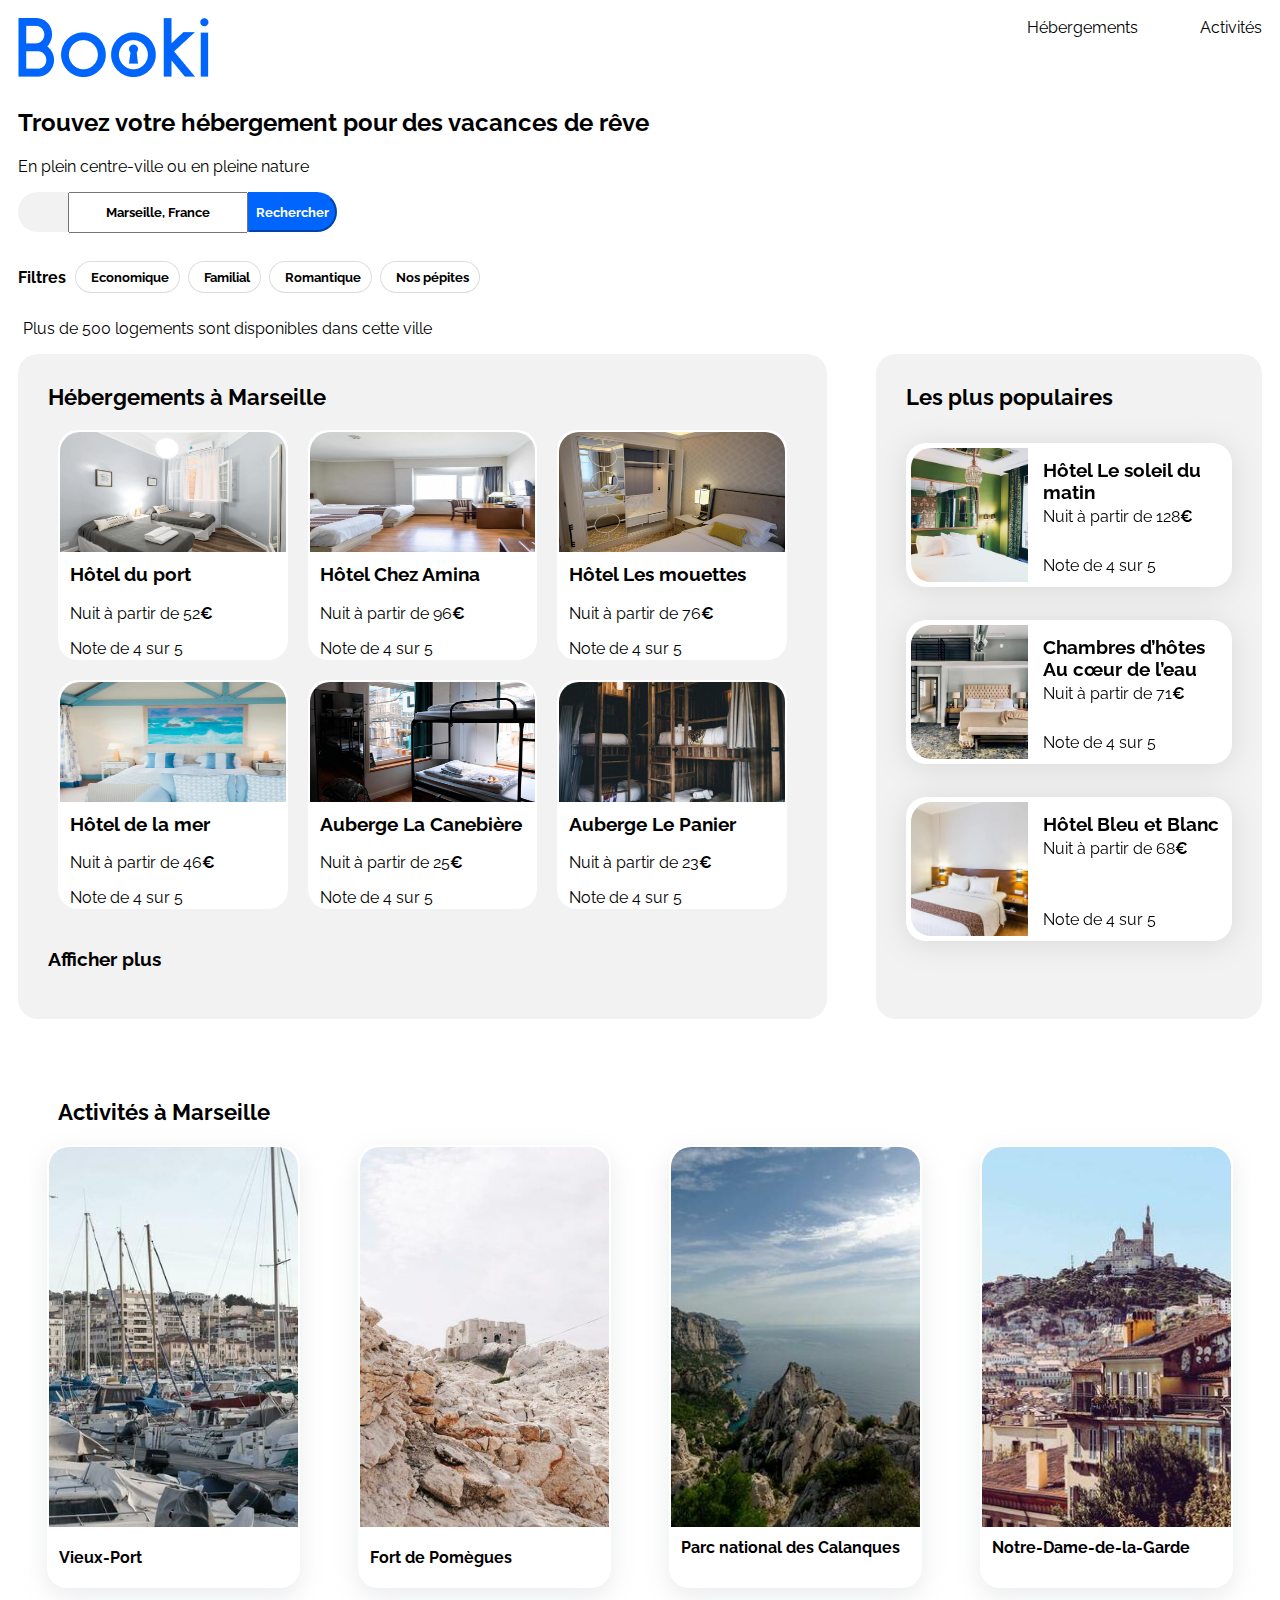
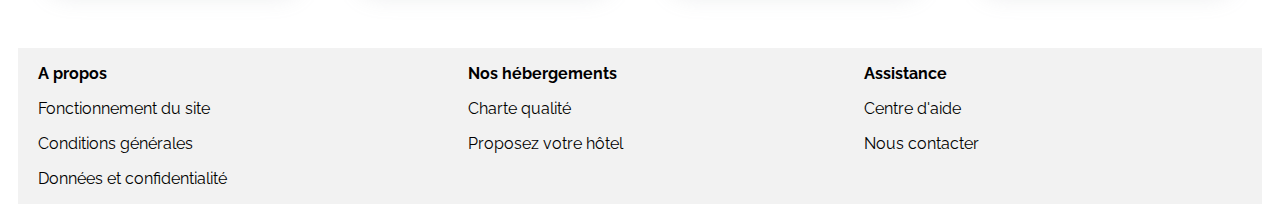
<file: index.html>
<!DOCTYPE html>
<html lang="fr">

<head>
    <meta charset="UTF-8">
    <meta name="viewport" content="width=device-width, initial-scale=1.0">
    <title>Booki</title>
    <link rel="preconnect" href="https://fonts.googleapis.com">
    <link rel="preconnect" href="https://fonts.gstatic.com" crossorigin>
    <link href="https://fonts.googleapis.com/css2?family=Raleway:wght@400;500;700&display=swap" rel="stylesheet">
    <link rel="stylesheet" href="https://cdnjs.cloudflare.com/ajax/libs/font-awesome/6.2.1/css/all.min.css"
        integrity="sha512-MV7K8+y+gLIBoVD59lQIYicR65iaqukzvf/nwasF0nqhPay5w/9lJmVM2hMDcnK1OnMGCdVK+iQrJ7lzPJQd1w=="
        crossorigin="anonymous" referrerpolicy="no-referrer" />
    <link rel="stylesheet" href="./css/style.css">
</head>

<body>
    <div class="main-container">
       
        <header>
            <div class="menu_header">
            <nav class="menu">
                <a href="#h"><div class="m">Hébergements</div></a>
                <a href="#a"><div class="m">Activités</div></a>
            </nav>
            </div>
        </header>



        <main>
            <section class="recherches">
                <div class="recherche_titre">
                    <h2>Trouvez votre hébergement pour des vacances de rêve</h2>
                    <p>En plein centre-ville ou en pleine nature</p>
                </div>
                <div>
                    <form class="formulaire">
                        <div class="icon_localisation"><i class="fa-solid fa-location-dot fa-location-dot-color"></i></div>
                        <div class="text_recherche"><input type="text" name="rechercher" id="rechercher" placeholder="Marseille, France"></div>
                        <div class="button_recherche"><button type="submit"><strong>Rechercher</strong></button></div>
                    </form>
                </div>


                <div class="filtres">
                    <div class="text_filtres"><p><strong>Filtres</strong></p></div>
                    <div class="economique"><button type="submit"><i class="fa-solid fa-money-bill-1-wave"></i><strong>Economique</strong></button></div>
                    <div class="familial"><button type="submit"><i class="fa-solid fa-people-group"></i><strong>Familial</strong></button></div>
                    <div class="romantique"><button type="submit"><i class="fa-solid fa-heart"></i><strong>Romantique</strong></button></div>
                    <div class="pepites"><button type="submit"><i class="fa-solid fa-fire"></i><strong>Nos pépites</strong></button></div>
                </div>


                <div class="infos">
                    <div class="info_circle"><i class="fa-solid fa-circle-info"></i></div>
                    <div class="info_text"><p>Plus de 500 logements sont disponibles dans cette ville<p></div>
                </div>

            </section>



            <section class="hebergements-and-populaires">
                <section class="hebergements">

                    <div class="hebergements_title">
                        <h2 class="section-title" id="h">Hébergements à Marseille</h2>
                    </div>

                    <div class="hebergements_cards">
                        
                        <article class="h_card">
                            <a href="#"><img src="./images/hebergements/fred-kleber.jpg" alt="Photographie de la chambre de l'hôtel du port"></a> 
                           <div class="card-content">
                                <div class="card-text">
                                    <h3 class="card-title"><a href="#">Hôtel du port</a></h3>
                                    <p class="card-subtitle"><a href="#">Nuit à partir de 52<span class="euro">€</span></a></p>
                                </div>
                                <div class="card-rating">
                                    <i class="fa-xs fa-solid fa-star" aria-hidden="true"></i>
                                    <i class="fa-xs fa-solid fa-star" aria-hidden="true"></i>
                                    <i class="fa-xs fa-solid fa-star" aria-hidden="true"></i>
                                    <i class="fa-xs fa-solid fa-star" aria-hidden="true"></i>
                                    <i class="fa-xs fa-solid fa-star neutralStar" aria-hidden="true"></i>
                                    <span class="sr-only">Note de 4 sur 5</span>
                                </div>
                           </div>
                        </article>
                        <article class="h_card">
                            <a href="#"><img src="./images/hebergements/febrian-zakaria.jpg" alt="Photographie de la chambre de l'hôtel Chez Amina"></a>
                           <div class="card-content">
                                <div class="card-text">
                                    <h3 class="card-title"><a href="#">Hôtel Chez Amina</a></h3>
                                    <p class="card-subtitle"><a href="#">Nuit à partir de 96<span class="euro">€</span></a></p>
                                </div>
                                <div class="card-rating">
                                    <i class="fa-xs fa-solid fa-star" aria-hidden="true"></i>
                                    <i class="fa-xs fa-solid fa-star" aria-hidden="true"></i>
                                    <i class="fa-xs fa-solid fa-star" aria-hidden="true"></i>
                                    <i class="fa-xs fa-solid fa-star" aria-hidden="true"></i>
                                    <i class="fa-xs fa-solid fa-star neutralStar" aria-hidden="true"></i>
                                    <span class="sr-only">Note de 4 sur 5</span>
                                </div>
                           </div>
                        </article>
                        <article class="h_card">
                            <a href="#"><img src="./images/hebergements/reisetopia.jpg" alt="image de la chambre"></a>
                           <div class="card-content">
                                <div class="card-text">
                                    <h3 class="card-title"><a href="#">Hôtel Les mouettes</a></h3>
                                    <p class="card-subtitle"><a href="#">Nuit à partir de 76<span class="euro">€</span></a></p>
                                </div>
                                <div class="card-rating">
                                    <i class="fa-xs fa-solid fa-star" aria-hidden="true"></i>
                                    <i class="fa-xs fa-solid fa-star" aria-hidden="true"></i>
                                    <i class="fa-xs fa-solid fa-star" aria-hidden="true"></i>
                                    <i class="fa-xs fa-solid fa-star" aria-hidden="true"></i>
                                    <i class="fa-xs fa-solid fa-star neutralStar" aria-hidden="true"></i>
                                    <span class="sr-only">Note de 4 sur 5</span>
                                </div>
                           </div>
                        </article>
                        <article class="h_card">
                            <a href="#"><img src="./images/hebergements/annie-spratt.jpg" alt="Photographie de la chambre de l'hôtel de la mer"></a>
                           <div class="card-content">
                                <div class="card-text">
                                    <h3 class="card-title"><a href="#">Hôtel de la mer</a></h3>
                                    <p class="card-subtitle"><a href="#">Nuit à partir de 46<span class="euro">€</span></a></p>
                                </div>
                                <div class="card-rating">
                                    <i class="fa-xs fa-solid fa-star" aria-hidden="true"></i>
                                    <i class="fa-xs fa-solid fa-star" aria-hidden="true"></i>
                                    <i class="fa-xs fa-solid fa-star" aria-hidden="true"></i>
                                    <i class="fa-xs fa-solid fa-star" aria-hidden="true"></i>
                                    <i class="fa-xs fa-solid fa-star neutralStar" aria-hidden="true"></i>
                                    <span class="sr-only">Note de 4 sur 5</span>
                                </div>
                           </div>
                        </article>
                        <article class="h_card">
                            <a href="#"><img src="./images/hebergements/marcus-loke.jpg" alt="Photographie de la chambre de l'auberge La Canebière"></a>
                           <div class="card-content">
                                <div class="card-text">
                                    <h3 class="card-title"><a href="#">Auberge La Canebière</a></h3>
                                    <p class="card-subtitle"><a href="#">Nuit à partir de 25<span class="euro">€</span></a></p>
                                </div>
                                <div class="card-rating">
                                    <i class="fa-xs fa-solid fa-star" aria-hidden="true"></i>
                                    <i class="fa-xs fa-solid fa-star" aria-hidden="true"></i>
                                    <i class="fa-xs fa-solid fa-star" aria-hidden="true"></i>
                                    <i class="fa-xs fa-solid fa-star" aria-hidden="true"></i>
                                    <i class="fa-xs fa-solid fa-star neutralStar" aria-hidden="true"></i>
                                    <span class="sr-only">Note de 4 sur 5</span>
                                </div>
                           </div>
                        </article>
                        <article class="h_card">
                            <a href="#"><img src="./images/hebergements/nicate-lee.jpg" alt="Photographie de la chambre de l'auberge Le Panier"></a>
                           <div class="card-content">
                                <div class="card-text">
                                    <h3 class="card-title"><a href="#">Auberge Le Panier</a></h3>
                                    <p class="card-subtitle"><a href="#">Nuit à partir de 23<span class="euro">€</span></a></p>
                                </div>
                                <div class="card-rating">
                                    <i class="fa-xs fa-solid fa-star" aria-hidden="true"></i>
                                    <i class="fa-xs fa-solid fa-star" aria-hidden="true"></i>
                                    <i class="fa-xs fa-solid fa-star" aria-hidden="true"></i>
                                    <i class="fa-xs fa-solid fa-star" aria-hidden="true"></i>
                                    <i class="fa-xs fa-solid fa-star neutralStar" aria-hidden="true"></i>
                                    <span class="sr-only">Note de 4 sur 5</span>
                                </div>
                           </div>
                        </article>


                    </div>
                    <div class="hebergements_title">
                        <h3 class="affiche">Afficher plus</h3>
                    </div>

                </section>
                <section class="populaires">
                    <div class="populaires-title">
                        <h2 class="section-title">Les plus populaires</h2>
                        <i class="fa-solid fa-chart-line" aria-hidden="true"></i>
                    </div>
                    <div class="populaires-cards">
                        <article class="card">
                            <img src="./images/hebergements/emile-guillemot.jpg" alt="Image de la chambre d'hôtel montrant un lit">
                            <div class="card-content">
                                <div class="card-txt">
                                    <h3 class="card-title">Hôtel Le soleil du matin</h3>
                                    <p class="card-subtitle">Nuit à partir de 128<span class="euro">€</span></p>
                                </div>
                                <div class="card-rating">
                                    <i class="fa-xs fa-solid fa-star" aria-hidden="true"></i>
                                    <i class="fa-xs fa-solid fa-star" aria-hidden="true"></i>
                                    <i class="fa-xs fa-solid fa-star" aria-hidden="true"></i>
                                    <i class="fa-xs fa-solid fa-star" aria-hidden="true"></i>
                                    <i class="fa-xs fa-solid fa-star neutralStar" aria-hidden="true"></i>
                                    <span class="sr-only">Note de 4 sur 5</span>
                                </div>
                            </div>
                        </article>
                        <article class="card">
                            <img src="./images/hebergements/aw-creative.jpg" alt="Image de la chambre d'hôtel montrant un lit">
                            <div class="card-content">
                                <div class="card-txt">
                                    <h3 class="card-title">Chambres d’hôtes Au cœur de l’eau</h3>
                                    <p class="card-subtitle">Nuit à partir de 71<span class="euro">€</span></p>
                                </div>
                                <div class="card-rating">
                                    <i class="fa-xs fa-solid fa-star" aria-hidden="true"></i>
                                    <i class="fa-xs fa-solid fa-star" aria-hidden="true"></i>
                                    <i class="fa-xs fa-solid fa-star" aria-hidden="true"></i>
                                    <i class="fa-xs fa-solid fa-star" aria-hidden="true"></i>
                                    <i class="fa-xs fa-solid fa-star neutralStar" aria-hidden="true"></i>
                                    <span class="sr-only">Note de 4 sur 5</span>
                                </div>
                            </div>
                        </article>
                        <article class="card">
                            <img src="./images/hebergements/febrian-zakaria2.jpg" alt="Image de la chambre d'hôtel montrant un lit">
                            <div class="card-content">
                                <div class="card-txt">
                                    <h3 class="card-title">Hôtel Bleu et Blanc</h3>
                                    <p class="card-subtitle">Nuit à partir de 68<span class="euro">€</span></p>
                                </div>
                                <div class="card-rating">
                                    <i class="fa-xs fa-solid fa-star" aria-hidden="true"></i>
                                    <i class="fa-xs fa-solid fa-star" aria-hidden="true"></i>
                                    <i class="fa-xs fa-solid fa-star" aria-hidden="true"></i>
                                    <i class="fa-xs fa-solid fa-star" aria-hidden="true"></i>
                                    <i class="fa-xs fa-solid fa-star neutralStar" aria-hidden="true"></i>
                                    <span class="sr-only">Note de 4 sur 5</span>
                                </div>
                            </div>
                        </article>
                    </div>
                </section>
            </section>


            <section class="am">
            <div class="hebergements_title">
                        <h2 class="section-title" id="a">Activités à Marseille</h2>
                    </div>
            <section class="activites_marseille">
                <article class="a_card">
                    <a href="#"><img src="./images/activites/reno-laithienne.jpg" alt="Photographie du Vieux-Port"></a>
                    <div class="card-content">
                        <div class="card-text">
                            <h3 class="card-title"><a href="#">Vieux-Port</a></h3>
                        </div>
                    </div>
                </article>
                <article class="a_card">
                    <a href="#"><img src="./images/activites/paul-hermann.jpg" alt="Photographie du Fort de Pomègues"></a>
                    <div class="card-content">
                        <div class="card-text">
                            <h3 class="card-title"><a href="#">Fort de Pomègues</a></h3>
                        </div>
                    </div>
                </article>
                <article class="a_card">
                    <a href="#"><img src="./images/activites/kilyan-sockalingum.jpg" alt="Photographie du Parc national des Calanques"></a>
                    <div class="card-content">
                        <div class="card-text">
                            <h3 class="card-title pn"><a href="#">Parc national des Calanques</a></h3>
                        </div>
                    </div>
                </article>
                <article class="a_card">
                    <a href="#"><img src="./images/activites/florian-wehde.jpg" alt="Photographie de Notre-Dame-de-la-Garde"></a>
                    <div class="card-content">
                        <div class="card-text">
                            <h3 class="card-title pn"><a href="#">Notre-Dame-de-la-Garde</a></h3>
                        </div>
                    </div>
                </article>
                <!-- faire la partie activités marseille -->
            </section>
        </section>
        </main>


        
        <footer>
            <section>
                
                <div class="footer">
                    <div class="f1">
                        <p><strong>A propos</strong></p>
                        <p>Fonctionnement du site</p>
                        <p>Conditions générales</p>
                        <p>Données et confidentialité</p>
                    </div>
                    <div class="f2">
                        <p><strong>Nos hébergements</strong></p>
                        <p>Charte qualité</p>
                        <p>Proposez votre hôtel</p>
                    </div>
                    <div class="f3">
                        <p><strong>Assistance</strong></p>
                        <p>Centre d'aide</p>
                        <p>Nous contacter</p>
                    </div>
                    </div>
            </section>
        </footer>
    </div>
</body>

</html>
</file>
<file: css/style.css>
/****** General ***********/
* {
    font-family: 'Raleway', sans-serif;
}

:root {
    --main-color: #0065FC;
    --main-bg-color: #F2F2F2;
    --filter-bg-color: #DEEBFF;
}

.fa-solid {
    color: var(--main-color);
}

body {
    display: flex;
    justify-content: center;
}

.main-container {
    width: 100%;
    max-width: 1440px;
    padding: 0 10px;
    box-sizing: border-box;
}

.section-title {
    margin: 0;
    font-size: 22px;
}

.card {
    background-color: white;
    border-radius: 20px;
    padding: 5px;
    filter: drop-shadow(0px 3px 15px rgba(0, 0, 0, 0.1));
}

.card img {
    object-fit: cover;
}

.euro {
    font-weight: 700;
}

.neutralStar {
    color: var(--main-bg-color)
}

/****** Menu et logo dans le header ***********/

.menu {
    display:flex;
    flex-direction:row;
    align-items:start;
    justify-content: flex-end;
    column-gap: 5%;
}

nav {
    background-image:url("../images/logo/Booki.png");
    background-position:left;
    background-repeat: no-repeat;
    height: 80px;
}

::placeholder {
    color:black;
}

.m {
    padding-top: 10px;
    width:fit-content;
}

.menu a {
    text-decoration:none;
    color: black;
}

.m:hover {
    border-top:3px solid #0065FC;
    color:#0065FC;
}


.formulaire {
    display:flex;
    flex-direction:row;
    column-gap:0px;
    max-width:25%;
    max-height:40px;
}

.icon_localisation {
    background-color:#F2F2F2;
    border-radius:20px 0px 0px 20px;
    display:flex;
    flex-direction:row;
    justify-content:center;
    min-width:50px;
    height:40px;
}

.icon_localisation i {
    position:relative;
    top:25%;
 
}

.fa-location-dot-color {
    color:black;
}

.button_recherche button {
    background-color:#0065FC;
    border-radius: 0px 20px 20px 0px;
    width:fit-content;
    height: 40px;
    border-color: #0065FC;
    color:white;
}

button {
    cursor:pointer;
}

.filtres a {
    color:black;
    text-decoration:none;
}

.text_recherche input {
    width:fit-content;
    height: 35px;
}

::placeholder {
    font-weight:bold;
    text-align: center;
}

.infos {
    display:flex;
    flex-direction:row;
    align-items:center;
    column-gap: 5px;
}

/****** Hebergements And Populaires ***********/
.hebergements-and-populaires {
    display: flex;
    justify-content: space-between;
}

.hebergements-and-populaires section {
    background-color: var(--main-bg-color);
    border-radius: 20px;
    padding: 35px;
    box-sizing: border-box;
}

.filtres {
    display:flex;
    flex-direction:row;
    column-gap:10px;
    align-items:center;
    margin-top:20px;
}

.filtres button {
    display:flex;
    flex-direction:row;
    align-items:center;
    column-gap:5px;
    border-radius: 20px 20px 20px 20px;
    border-color: #DEEBFF;
    width:fit-content;
    padding-left:10px;
    padding-right:10px;
    height: 30px;
    background-color:white;
    box-shadow: rgba(0, 0, 0, 0.02) 0px 1px 3px 0px, rgba(27, 31, 35, 0.15) 0px 0px 0px 1px;
    border:none;
}

.filtres button:hover {
    background-color: #DEEBFF;
}

.filtres a {
    text-decoration:none;
}

/****** Hebergements ***********/
.hebergements {
    width: 65%;
    height:100%;
}

.h_card {
    background-color:white;
    max-width:240px;
    max-height:100%;
    border-radius: 20px 20px 20px 20px;
    padding: 2px 2px 2px 2px;
    display:flex;
    flex-direction:column;
    column-gap: 10px;
    justify-content:space-evenly;
    flex-wrap:wrap;
    margin:10px;
}

.hebergements_cards {
    display:flex;
    flex-direction: row;
    flex-wrap: wrap;
    justify-content: space-evenly;
}

.h_card img {
    width: 240px; 
    height: 120px; 
    display: block; 
    border-top-left-radius: 20px;
    border-top-right-radius: 20px;
}

.hebergements_cards .card-title {
    margin-top: 11px;
    margin-left:10px;
}

.hebergements_cards .card-subtitle {
    margin-left: 10px;
}

.hebergements_cards .card-rating {
    margin-bottom: 0px;
    margin-left:10px;
}

.hebergements_title .section-title {
    margin-bottom: 10px;
}

.hebergements_title .affiche {
    padding-top:10px;
}


.activites_marseille {
    display:flex;
    flex-direction:row;
    justify-content:space-around;
    align-items:center;
    flex-wrap:wrap;
   
}

.pn {
    position:relative;
    bottom:10px;
}

.am {
    margin-top:50px;
    margin-bottom: 50px;
}


.a_card {
     
        background-color:white;
        max-width:100%;
        max-height:440px;
        border-radius: 20px 20px 20px 20px;
        padding: 2px 2px 2px 2px;
        display:flex;
        flex-direction:row;
        column-gap: 10px;
        justify-content:space-evenly;
        flex-wrap:wrap;
        margin:10px;
        box-shadow: rgba(149, 157, 165, 0.2) 0px 8px 24px;
        display:block;       
}    

.a_card a, .h_card a {
    text-decoration: none;
    color:black;
}

.am .hebergements_title {
    padding: 30px 20px 0px 20px;
}

.am h2 {
    padding-left: 20px;
}

.a_card img {
    width: 300px; 
    height: 380px; 
    display: block; 
    border-top-left-radius: 20px;
    border-top-right-radius: 20px;
}

.a_card .card-title {
    padding-left:10px;
    max-height: 60px;
}

.activites_marseille h2 {
    margin:5px 5px 5px 5px;
}

/****** Populaires ***********/
.populaires {
    width: 31%;
}

.populaires-title {
    display: flex;
    justify-content: space-between;
    align-items: center;
}

.populaires-cards .card {
    display: flex;
    margin-top: 33px;
}

.populaires-cards img {
    width: 37%;
    height: 134px;
    border-top-left-radius: 20px;
    border-bottom-left-radius: 20px;
}

.populaires-cards .card-content {
    width: 63%;
    padding-left: 15px;
    display: flex;
    flex-direction: column;
    justify-content: space-between;
    box-sizing: border-box;
}

.populaires-cards .card-title {
    margin-top: 11px;
    margin-bottom: 4px;
}

.populaires-cards .card-subtitle {
    margin: 0;
}

.populaires-cards .card-rating {
    margin-bottom: 7px;
}

.am a {
    font-size:16px;
}



/* FOOTER */

.footer {
    display:flex;
    flex-direction: row;
    column-gap:20%;
    background-color: #F2F2F2;
    max-width: 1440px;
    padding-inline: 20px;
    
}

.f1 .f2 .f3 {
    display: flex;
    justify-content: right;
}

/****** Media queries ***********/
/* Medium devices (tablets, less/equal than 1024px) */
@media (max-width: 1024px) {

     .h_card img {
        width:100%;
        object-fit: cover;
    }

    .filtres {
        display:grid;
        grid-template-columns:1fr 1fr 1fr 1fr;
        grid-template-rows:1fr 1fr;
       
    }

    .filtres {
        display:flex;
        flex-direction:row;
        column-gap:10px;
        align-items:center;
        margin-top:20px;
    }
    
    .filtres button {
        display:flex;
        flex-direction:row;
        align-items:center;
        column-gap:5px;
        border-radius: 20px 20px 20px 20px;
        border-color: #DEEBFF;
        width:fit-content;
        padding-left:10px;
        padding-right:10px;
        height: 30px;
    }

    .text_filtres {
        grid-column-start:1;
        grid-column-end: 5;
    }

  

  
    .am .card-content {
        max-height: 40px;
    }
    
   .hebergements_cards {
    display:grid;
    grid-template-columns: 1fr 1fr 1fr;
   }

   .h_card {
    background-color:white;
    max-width:100%;
    border-radius: 20px 20px 20px 20px;
    padding: 2px 2px 2px 2px;
    display:flex;
    flex-direction:column;
    column-gap: 10px;
    justify-content:space-evenly;
    flex-wrap:wrap;
    margin:10px;
}


.a_card img {
    max-width: 100%; 
    max-height: 200px; 
    display: block; 
    border-top-left-radius: 20px;
    border-top-right-radius: 20px;
    object-fit: cover;
}

.a_card {
     
    background-color:white;
    max-width:20%;
    max-height:270px;
    border-radius: 20px 20px 20px 20px;
    padding: 2px 2px 2px 2px;
    box-shadow: rgba(149, 157, 165, 0.2) 0px 8px 24px;
    display:block;       
}  


    .hebergements-and-populaires {
        flex-direction: column;
    }

    .hebergements {
        width: 100%;
    }

    .populaires {
        width: 100%;
        margin-top: 50px;
    }

    .populaires-cards {
        display: flex;
        flex-direction: row;
        justify-content: space-between;
    }

    .populaires-cards .card {
        max-width: 30%;
    }

    .populaires-cards .card-title {
        font-size: 14px;
    }

    .populaires-cards .card-subtitle {
        font-size: 13px;
    }
}

/* Small devices (phones, less than 768px) */
@media (max-width: 767.98px) {

    html, body {
        margin: 0;
        padding: 0;
    }

  .recherches .formulaire {
    display:flex;
    flex-direction:row;
    justify-content:space-between;
  }

   body {
        background-image:url("../images/logo/Booki.png");
        background-position: 50% 30px;
        background-repeat: no-repeat; 
        background-size:25%;
    
    }

    .main-container {
        max-width: 100%;
        padding: 1px;
        box-sizing: border-box;
    }

    .recherches {
        display: flex;
        flex-direction: column;
        align-items: center;
        justify-content: center;
        width: 100%;
        height: 100%;
        padding:10px;
    }

   

    header nav {
        flex-direction: column;
        align-items: center;
        justify-content: center;
        }

    nav a {
        width: 100%;
        margin-left: auto;
        margin-right: auto;
        display: flex;
        justify-content: center;
        }

    .menu {
        margin-top:60px;
        background-image:none;
        max-width: 100%;
        margin-bottom:-20px;
        width: 100%;
        display: flex;
        justify-content: space-around;
        border-bottom: solid 1px #f2f2f2;
    }


    .menu_header {
        display:flex;
        flex-direction:row;
        justify-content: space-around; 
        width:100%;  
    }

    .m {
        padding-bottom: 15px;
        width:100%;
        flex-grow: 1;
        text-align:center;
        padding-top:50px;
    }
    
    .m:hover {
        border-bottom:3px solid #0065FC;
        color:#0065FC;
        border-top:none;
    }
    

    .formulaire {
       display:grid;
       grid-template-columns: 1fr 1fr 1fr;
    }

    .info_text p {
        font-size:16px;
    }

    .filtres {
        display:grid;
        grid-template-columns: 1fr 1fr;
        column-gap: 10px;
        row-gap:5px;
        width:335px;
        height:160px;
        margin-left: auto;
        margin-right:auto;
        padding:5px;
        margin-bottom:-20px;
        margin-top:-10px;
    }
    /* revenir ici pour aligner les boutons (marges à droite et gauche) */

    

    .text_filtres {
        grid-column:1/2;
        grid-row:1;
        margin-bottom:-20px;
    }

    .economique {
        grid-column:1;
        grid-row:2
    }

    .formulaire {
        margin-top:30px;
    }

    .infos {
        margin-top:30px;
        margin-bottom:-20px;
    }

    .infos p {
        font-size:80%;
    }

    .familial {
        grid-column:2;
        grid-row:2;
    }

    .romantique {
        grid-column:1;
        grid-row:3;
    }

    .pepites {
    grid-column:2;
    grid-row:3;
    }

    .icon_localisation {
        border-radius:15px 0px 0px 15px;
        position:relative;
        bottom:1px;
    }

    .button_recherche button {
        background-color:#0065FC;
        border-radius: 10px 10px 10px 10px;
        width:40px;
        height: 40px;
        border-color: #0065FC;
        color:white;
        background-image:url("../images/search-12-16.png");
        font-size:0;
        background-size:auto;
        background-position:center;
        background-repeat:no-repeat;
        cursor:pointer;
        padding:0;
        box-shadow: rgba(0, 0, 0, 0.24) 0px 3px 8px;
        border:none;
        position:relative;
        right:10px;
        bottom:2px;
    }

    .text_recherche input {
        border:none;
        outline:#F2F2F2 2px solid;
    }

    .hebergements-and-populaires {
        display:flex;
        flex-direction:column-reverse;
    }

    .hebergements-and-populaires .hebergements {
        background:none;
    }

    .populaires-cards {
        display:grid;
        grid-template-rows: 1fr 1fr 1fr;
        grid-template-columns: 1fr;
        max-width:100%;
    }

    .populaires-cards .card {
        max-width: 100%;
      
    }
    
    .populaires-cards img {
        width: 110px;
        height: 146px;
        border-top-left-radius: 20px;
        border-bottom-left-radius: 20px;
    }
    
    .populaires-cards .card-content {
        width: 63%;
        padding-left: 15px;
        display: flex;
        flex-direction: column;
        justify-content: space-between;
        box-sizing: border-box;
    }

    .hebergements {
        max-width:100%;
        background-color:white;
        border-radius: 0px;
    }

    .hebergements_title h2 {
        font-size: 120%;
    }

   .h_card {
    background-color:white;
    width: 100%;
    height:208px;
    border-radius: 20px 20px 20px 20px;
    display:flex;
    flex-direction:column;
    flex-wrap:wrap;
    box-shadow: rgba(100, 100, 111, 0.2) 0px 7px 29px 0px;
    padding-bottom:20px;
    margin-left:-5px;
    }

    .hebergements_cards {
    display:flex;
    flex-direction: column;
    flex-wrap: wrap;
    justify-content: space-evenly;
    row-gap:2px;
    }
   
    .h_card img {
    max-width: 100%; 
    object-fit: cover;
    height: 124px; 
    display: block; 
    border-top-left-radius: 20px;
    border-top-right-radius: 20px;
    }

   

    .recherche_titre h2 {
        font-size: 22px;
    }

    .h_card .card-content {
        height:40%;
    }

    
    
    .a_card img {
        width: 315px; 
        max-height:max-content;
        display: block; 
        border-top-left-radius: 20px;
        border-top-right-radius: 20px;
        object-fit: cover;
    }

    .a_card {   
        background-color:white;
        max-width:100%;
        max-height:max-content;
        border-radius: 20px 20px 20px 20px;
        margin:10px;
        box-shadow: rgba(149, 157, 165, 0.2) 0px 8px 24px;
        display:block;    
        padding:0px;  
      
    }  

    .activites_marseille {
        max-width:100%;
        display:flex;
        flex-direction:column;
        align-items:center;
        flex-wrap:wrap;
    }
    
   

    /* FOOTER */

footer {
    background-color: #F2F2F2;
    max-width:100%;
    max-height:100%;
}

.footer {
   max-width:100%;
   display:flex;
   flex-direction:column;
   justify-content:space-between;
   flex-wrap:wrap;
   padding:30px;
}
  
}


/* Large devices (Large desktop) */
@media (min-width: 1024px) and (max-width: 1442px) {
    .h_card img {
        width:100%;
        max-height: 124px;
    }

   .hebergements_cards {
    display:grid;
    grid-template-columns: 1fr 1fr 1fr;
   }

   .h_card {
    background-color:white;
    max-width:250px;
    border-radius: 20px 20px 20px 20px;
    padding: 2px 2px 2px 2px;
    display:flex;
    flex-direction:column;
    column-gap: 10px;
    justify-content:space-evenly;
    flex-wrap:wrap;
    margin:10px;
}

.a_card img {
    width: 100%; 
    height: 380px; 
    display: block; 
    border-top-left-radius: 20px;
    border-top-right-radius: 20px;
    object-fit: cover;
}

.a_card {
     
    background-color:white;
    max-width:20%;
    max-height:440px;
    border-radius: 20px 20px 20px 20px;
    padding: 2px 2px 2px 2px;
    display:flex;
    flex-direction:row;
    column-gap: 10px;
    justify-content:space-evenly;
    flex-wrap:wrap;
    margin:10px;
    box-shadow: rgba(149, 157, 165, 0.2) 0px 8px 24px;
    display:block;       
}  

.hebergements-and-populaires section {
    background-color: var(--main-bg-color);
    border-radius: 20px;
    padding: 30px;
    box-sizing: border-box;
}
}
</file>
